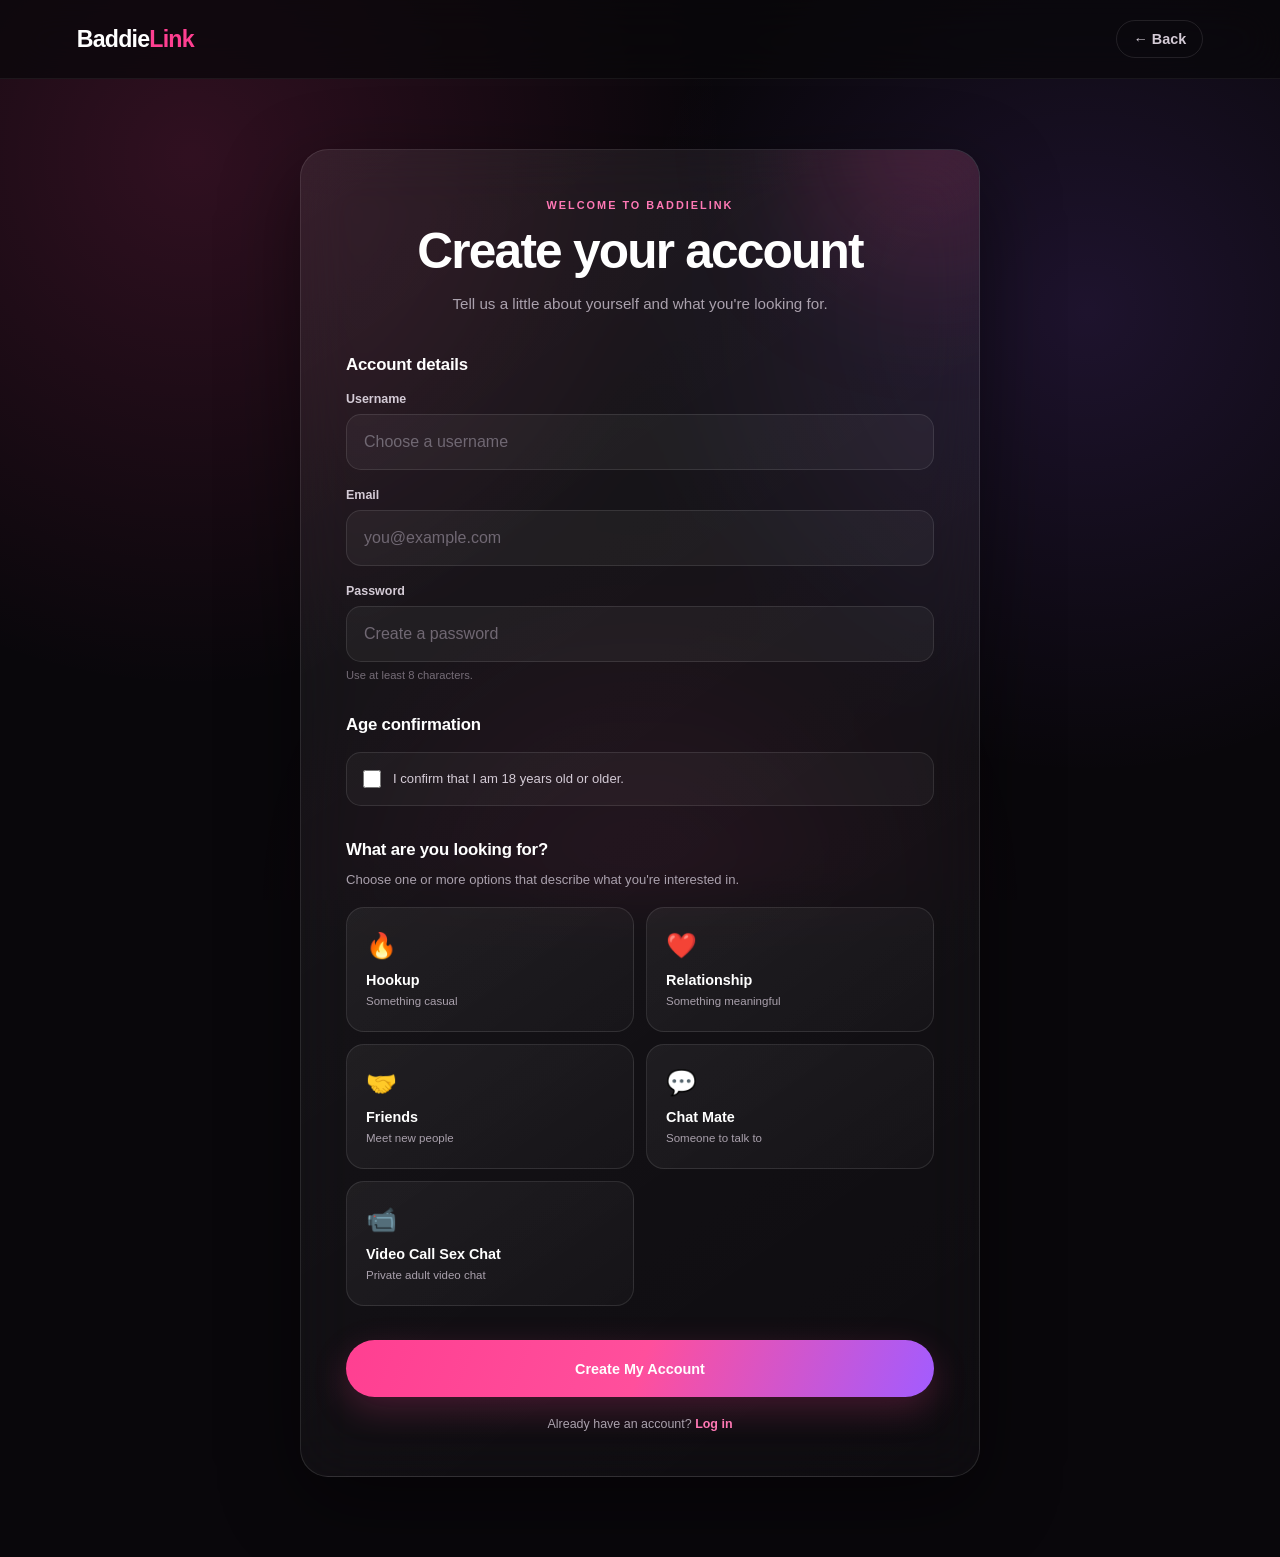
<file: signup.html>
<!DOCTYPE html>
<html lang="en">
<head>
  <meta charset="UTF-8">
  <meta name="viewport" content="width=device-width, initial-scale=1.0">

  <title>Join BaddieLink</title>

  <meta
    name="description"
    content="Create your BaddieLink account and meet people looking for the same kind of connection."
  >

  <link rel="stylesheet" href="style.css">
</head>

<body class="signup-page">

  <!-- =========================================
       NAVIGATION
  ========================================== -->

  <header class="navbar">
    <a href="index.html" class="logo">
      Baddie<span>Link</span>
    </a>

    <a href="index.html" class="back-link">
      ← Back
    </a>
  </header>


  <!-- =========================================
       SIGNUP
  ========================================== -->

  <main class="signup-container">

    <section class="signup-card">

      <div class="signup-heading">
        <span class="eyebrow">WELCOME TO BADDIELINK</span>

        <h1>Create your account</h1>

        <p>
          Tell us a little about yourself and what
          you're looking for.
        </p>
      </div>


      <!-- =======================================
           ACCOUNT DETAILS
      ======================================== -->

      <form id="signupForm">

        <div class="form-section">

          <h2>Account details</h2>

          <div class="form-group">
            <label for="username">
              Username
            </label>

            <input
              type="text"
              id="username"
              name="username"
              placeholder="Choose a username"
              autocomplete="username"
              required
            >
          </div>


          <div class="form-group">
            <label for="email">
              Email
            </label>

            <input
              type="email"
              id="email"
              name="email"
              placeholder="you@example.com"
              autocomplete="email"
              required
            >
          </div>


          <div class="form-group">
            <label for="password">
              Password
            </label>

            <input
              type="password"
              id="password"
              name="password"
              placeholder="Create a password"
              autocomplete="new-password"
              minlength="8"
              required
            >

            <small>
              Use at least 8 characters.
            </small>
          </div>

        </div>


        <!-- =======================================
             AGE CONFIRMATION
        ======================================== -->

        <div class="form-section">

          <h2>Age confirmation</h2>

          <label class="checkbox-option">

            <input
              type="checkbox"
              id="ageConfirm"
              name="ageConfirm"
              required
            >

            <span>
              I confirm that I am 18 years old or older.
            </span>

          </label>

        </div>


        <!-- =======================================
             WHAT ARE YOU LOOKING FOR?
        ======================================== -->

        <div class="form-section">

          <h2>What are you looking for?</h2>

          <p class="section-description">
            Choose one or more options that describe
            what you're interested in.
          </p>


          <div class="choice-grid">

            <label class="choice-card">
              <input
                type="checkbox"
                name="lookingFor"
                value="hookup"
              >

              <span class="choice-content">
                <span class="choice-icon">🔥</span>

                <strong>Hookup</strong>

                <small>
                  Something casual
                </small>
              </span>
            </label>


            <label class="choice-card">
              <input
                type="checkbox"
                name="lookingFor"
                value="relationship"
              >

              <span class="choice-content">
                <span class="choice-icon">❤️</span>

                <strong>Relationship</strong>

                <small>
                  Something meaningful
                </small>
              </span>
            </label>


            <label class="choice-card">
              <input
                type="checkbox"
                name="lookingFor"
                value="friends"
              >

              <span class="choice-content">
                <span class="choice-icon">🤝</span>

                <strong>Friends</strong>

                <small>
                  Meet new people
                </small>
              </span>
            </label>


            <label class="choice-card">
              <input
                type="checkbox"
                name="lookingFor"
                value="chat-mate"
              >

              <span class="choice-content">
                <span class="choice-icon">💬</span>

                <strong>Chat Mate</strong>

                <small>
                  Someone to talk to
                </small>
              </span>
            </label>


            <label class="choice-card">
              <input
                type="checkbox"
                name="lookingFor"
                value="video-call-sex-chat"
              >

              <span class="choice-content">
                <span class="choice-icon">📹</span>

                <strong>Video Call Sex Chat</strong>

                <small>
                  Private adult video chat
                </small>
              </span>
            </label>

          </div>

        </div>


        <!-- =======================================
             SUBMIT
        ======================================== -->

        <button
          type="submit"
          class="primary-btn signup-submit"
        >
          Create My Account
        </button>


        <p class="login-prompt">
          Already have an account?
          <a href="login.html">Log in</a>
        </p>

      </form>

    </section>

  </main>


  <!-- =========================================
       JAVASCRIPT
  ========================================== -->

  <script src="script.js"></script>

  <script>
    const signupForm = document.getElementById("signupForm");

    signupForm.addEventListener("submit", function(event) {
      event.preventDefault();

      const selectedOptions = document.querySelectorAll(
        'input[name="lookingFor"]:checked'
      );

      if (selectedOptions.length === 0) {
        showMessage(
          "Please choose at least one option for what you're looking for."
        );
        return;
      }

      showMessage(
        "Account setup is ready. We'll connect this to the BaddieLink account system next."
      );
    });
  </script>

</body>
</html>
</file>
<file: style.css>
:root {
  --bg: #09070b;
  --bg-soft: #100c13;
  --card: rgba(24, 18, 29, 0.82);
  --card-light: rgba(255, 255, 255, 0.055);
  --border: rgba(255, 255, 255, 0.10);

  --pink: #ff3f91;
  --pink-light: #ff78b5;
  --purple: #9d5cff;
  --white: #ffffff;
  --muted: #aaa1ad;
  --muted-light: #d4cbd6;

  --radius-lg: 28px;
  --radius-md: 18px;

  --shadow: 0 25px 80px rgba(0, 0, 0, 0.45);
}


/* ============================================
   RESET
============================================ */

* {
  margin: 0;
  padding: 0;
  box-sizing: border-box;
}

html {
  scroll-behavior: smooth;
}

body {
  min-height: 100vh;
  font-family: Inter, -apple-system, BlinkMacSystemFont, "Segoe UI",
    Roboto, Helvetica, Arial, sans-serif;

  color: var(--white);
  background:
    radial-gradient(
      circle at 15% 10%,
      rgba(255, 63, 145, 0.16),
      transparent 30%
    ),
    radial-gradient(
      circle at 85% 20%,
      rgba(157, 92, 255, 0.14),
      transparent 28%
    ),
    var(--bg);

  overflow-x: hidden;
}

body::before {
  content: "";
  position: fixed;
  inset: 0;
  pointer-events: none;

  background:
    radial-gradient(
      circle at 50% 100%,
      rgba(255, 63, 145, 0.08),
      transparent 35%
    );

  z-index: -1;
}

a {
  color: inherit;
  text-decoration: none;
}

button,
input {
  font: inherit;
}


/* ============================================
   NAVBAR
============================================ */

.navbar {
  position: sticky;
  top: 0;
  z-index: 100;

  width: 100%;
  padding: 20px 6%;

  display: flex;
  align-items: center;
  justify-content: space-between;

  background: rgba(9, 7, 11, 0.72);
  backdrop-filter: blur(22px);
  -webkit-backdrop-filter: blur(22px);

  border-bottom: 1px solid rgba(255, 255, 255, 0.06);
}

.logo {
  font-size: 1.45rem;
  font-weight: 900;
  letter-spacing: -0.8px;
}

.logo span {
  color: var(--pink);
}

.back-link {
  color: var(--muted-light);
  font-size: 0.9rem;
  font-weight: 600;

  padding: 10px 16px;
  border: 1px solid var(--border);
  border-radius: 999px;

  transition: 0.25s ease;
}

.back-link:hover {
  color: white;
  border-color: rgba(255, 63, 145, 0.45);
  background: rgba(255, 63, 145, 0.08);
}


/* ============================================
   SIGNUP PAGE
============================================ */

.signup-page {
  min-height: 100vh;
}

.signup-container {
  width: 100%;
  padding: 55px 20px 80px;

  display: flex;
  justify-content: center;
}

.signup-card {
  position: relative;

  width: 100%;
  max-width: 680px;

  padding: 34px;

  background:
    linear-gradient(
      145deg,
      rgba(255, 255, 255, 0.07),
      rgba(255, 255, 255, 0.025)
    );

  border: 1px solid rgba(255, 255, 255, 0.11);
  border-radius: var(--radius-lg);

  box-shadow: var(--shadow);

  backdrop-filter: blur(28px);
  -webkit-backdrop-filter: blur(28px);

  overflow: hidden;
}

.signup-card::before {
  content: "";

  position: absolute;

  width: 250px;
  height: 250px;

  top: -130px;
  right: -80px;

  background: rgba(255, 63, 145, 0.16);

  filter: blur(70px);
  border-radius: 50%;

  pointer-events: none;
}


/* ============================================
   HEADING
============================================ */

.signup-heading {
  position: relative;
  z-index: 2;

  text-align: center;

  margin-bottom: 38px;
}

.eyebrow {
  display: inline-block;

  margin-bottom: 14px;

  color: var(--pink-light);

  font-size: 0.68rem;
  font-weight: 800;
  letter-spacing: 2px;
}

.signup-heading h1 {
  font-size: clamp(2rem, 7vw, 3.1rem);
  line-height: 1.05;
  letter-spacing: -1.8px;

  margin-bottom: 14px;
}

.signup-heading p {
  max-width: 460px;
  margin: 0 auto;

  color: var(--muted);
  font-size: 0.95rem;
  line-height: 1.7;
}


/* ============================================
   FORM SECTIONS
============================================ */

.form-section {
  position: relative;
  z-index: 2;

  margin-bottom: 34px;
}

.form-section h2 {
  margin-bottom: 17px;

  font-size: 1.05rem;
  font-weight: 800;
  letter-spacing: -0.2px;
}

.section-description {
  margin-top: -7px;
  margin-bottom: 18px;

  color: var(--muted);
  font-size: 0.82rem;
  line-height: 1.5;
}


/* ============================================
   INPUTS
============================================ */

.form-group {
  margin-bottom: 18px;
}

.form-group label {
  display: block;

  margin-bottom: 8px;

  color: var(--muted-light);

  font-size: 0.78rem;
  font-weight: 700;
}

.form-group input {
  width: 100%;

  height: 56px;

  padding: 0 17px;

  color: white;
  background: rgba(255, 255, 255, 0.045);

  border: 1px solid var(--border);
  border-radius: 15px;

  outline: none;

  transition: 0.25s ease;
}

.form-group input::placeholder {
  color: #706873;
}

.form-group input:focus {
  border-color: rgba(255, 63, 145, 0.7);

  background: rgba(255, 63, 145, 0.045);

  box-shadow:
    0 0 0 4px rgba(255, 63, 145, 0.08),
    0 0 30px rgba(255, 63, 145, 0.08);
}

.form-group small {
  display: block;

  margin-top: 7px;

  color: #766d78;
  font-size: 0.7rem;
}


/* ============================================
   AGE CHECKBOX
============================================ */

.checkbox-option {
  display: flex;
  align-items: flex-start;
  gap: 12px;

  padding: 16px;

  color: var(--muted-light);

  background: rgba(255, 255, 255, 0.035);

  border: 1px solid var(--border);
  border-radius: 15px;

  cursor: pointer;

  font-size: 0.82rem;
  line-height: 1.5;

  transition: 0.25s ease;
}

.checkbox-option:hover {
  border-color: rgba(255, 63, 145, 0.35);
}

.checkbox-option input {
  width: 18px;
  height: 18px;

  margin-top: 1px;

  accent-color: var(--pink);
}


/* ============================================
   LOOKING FOR CARDS
============================================ */

.choice-grid {
  display: grid;
  grid-template-columns: repeat(2, 1fr);
  gap: 12px;
}

.choice-card {
  position: relative;

  display: block;

  cursor: pointer;
}

.choice-card input {
  position: absolute;

  opacity: 0;
  pointer-events: none;
}

.choice-content {
  min-height: 125px;

  padding: 19px;

  display: flex;
  flex-direction: column;
  justify-content: center;

  background:
    linear-gradient(
      145deg,
      rgba(255, 255, 255, 0.055),
      rgba(255, 255, 255, 0.025)
    );

  border: 1px solid var(--border);
  border-radius: 18px;

  transition:
    transform 0.25s ease,
    border-color 0.25s ease,
    background 0.25s ease,
    box-shadow 0.25s ease;
}

.choice-card:hover .choice-content {
  transform: translateY(-3px);

  border-color: rgba(255, 63, 145, 0.4);

  background: rgba(255, 63, 145, 0.055);
}

.choice-card input:checked + .choice-content {
  border-color: var(--pink);

  background:
    linear-gradient(
      145deg,
      rgba(255, 63, 145, 0.16),
      rgba(157, 92, 255, 0.08)
    );

  box-shadow:
    0 0 0 1px rgba(255, 63, 145, 0.15),
    0 12px 35px rgba(255, 63, 145, 0.12);
}

.choice-icon {
  display: block;

  margin-bottom: 12px;

  font-size: 1.55rem;
}

.choice-content strong {
  display: block;

  font-size: 0.9rem;
  font-weight: 800;

  margin-bottom: 5px;
}

.choice-content small {
  color: var(--muted);

  font-size: 0.72rem;
  line-height: 1.4;
}


/* ============================================
   PRIMARY BUTTON
============================================ */

.primary-btn {
  position: relative;
  z-index: 2;

  width: 100%;
  min-height: 57px;

  border: none;
  border-radius: 999px;

  color: white;

  background:
    linear-gradient(
      110deg,
      #ff3f91,
      #ff4f9c 50%,
      #a25cff
    );

  box-shadow:
    0 12px 35px rgba(255, 63, 145, 0.22);

  font-size: 0.9rem;
  font-weight: 800;

  cursor: pointer;

  transition:
    transform 0.25s ease,
    box-shadow 0.25s ease,
    filter 0.25s ease;
}

.primary-btn:hover {
  transform: translateY(-2px);

  box-shadow:
    0 17px 45px rgba(255, 63, 145, 0.32);

  filter: brightness(1.08);
}

.primary-btn:active {
  transform: scale(0.98);
}


/* ============================================
   LOGIN PROMPT
============================================ */

.login-prompt {
  position: relative;
  z-index: 2;

  margin-top: 20px;

  text-align: center;

  color: var(--muted);

  font-size: 0.78rem;
}

.login-prompt a {
  color: var(--pink-light);
  font-weight: 700;
}

.login-prompt a:hover {
  text-decoration: underline;
}


/* ============================================
   TOAST
============================================ */

.baddielink-toast {
  position: fixed;

  left: 50%;
  bottom: 25px;

  width: calc(100% - 32px);
  max-width: 430px;

  padding: 15px 18px;

  transform:
    translate(-50%, 25px);

  opacity: 0;
  visibility: hidden;

  background: rgba(25, 18, 30, 0.95);

  border: 1px solid rgba(255, 255, 255, 0.12);
  border-radius: 15px;

  box-shadow: 0 20px 50px rgba(0, 0, 0, 0.4);

  color: white;

  font-size: 0.8rem;
  line-height: 1.45;

  text-align: center;

  z-index: 9999;

  transition:
    opacity 0.3s ease,
    transform 0.3s ease,
    visibility 0.3s ease;
}

.baddielink-toast.show {
  opacity: 1;
  visibility: visible;

  transform:
    translate(-50%, 0);
}


/* ============================================
   RESPONSIVE
============================================ */

@media (max-width: 560px) {

  .navbar {
    padding: 17px 20px;
  }

  .logo {
    font-size: 1.3rem;
  }

  .back-link {
    padding: 8px 13px;
    font-size: 0.78rem;
  }

  .signup-container {
    padding: 28px 14px 55px;
  }

  .signup-card {
    padding: 25px 18px 28px;

    border-radius: 24px;
  }

  .signup-heading {
    margin-bottom: 30px;
  }

  .signup-heading h1 {
    font-size: 2.25rem;
  }

  .choice-grid {
    grid-template-columns: 1fr;
  }

  .choice-content {
    min-height: 100px;

    flex-direction: row;
    align-items: center;
    gap: 14px;
  }

  .choice-icon {
    margin: 0;

    font-size: 1.45rem;
  }

  .choice-content strong {
    margin-bottom: 3px;
  }
}


@media (min-width: 768px) {

  .signup-container {
    padding-top: 70px;
  }

  .signup-card {
    padding: 45px;
  }
}


/* ============================================
   MENU / BODY LOCK
============================================ */

body.menu-open {
  overflow: hidden;
}


/* ============================================
   GENERAL REVEAL ANIMATION
============================================ */

.reveal {
  opacity: 0;
  transform: translateY(20px);

  transition:
    opacity 0.7s ease,
    transform 0.7s ease;
}

.reveal.visible {
  opacity: 1;
  transform: translateY(0);
}
</file>
